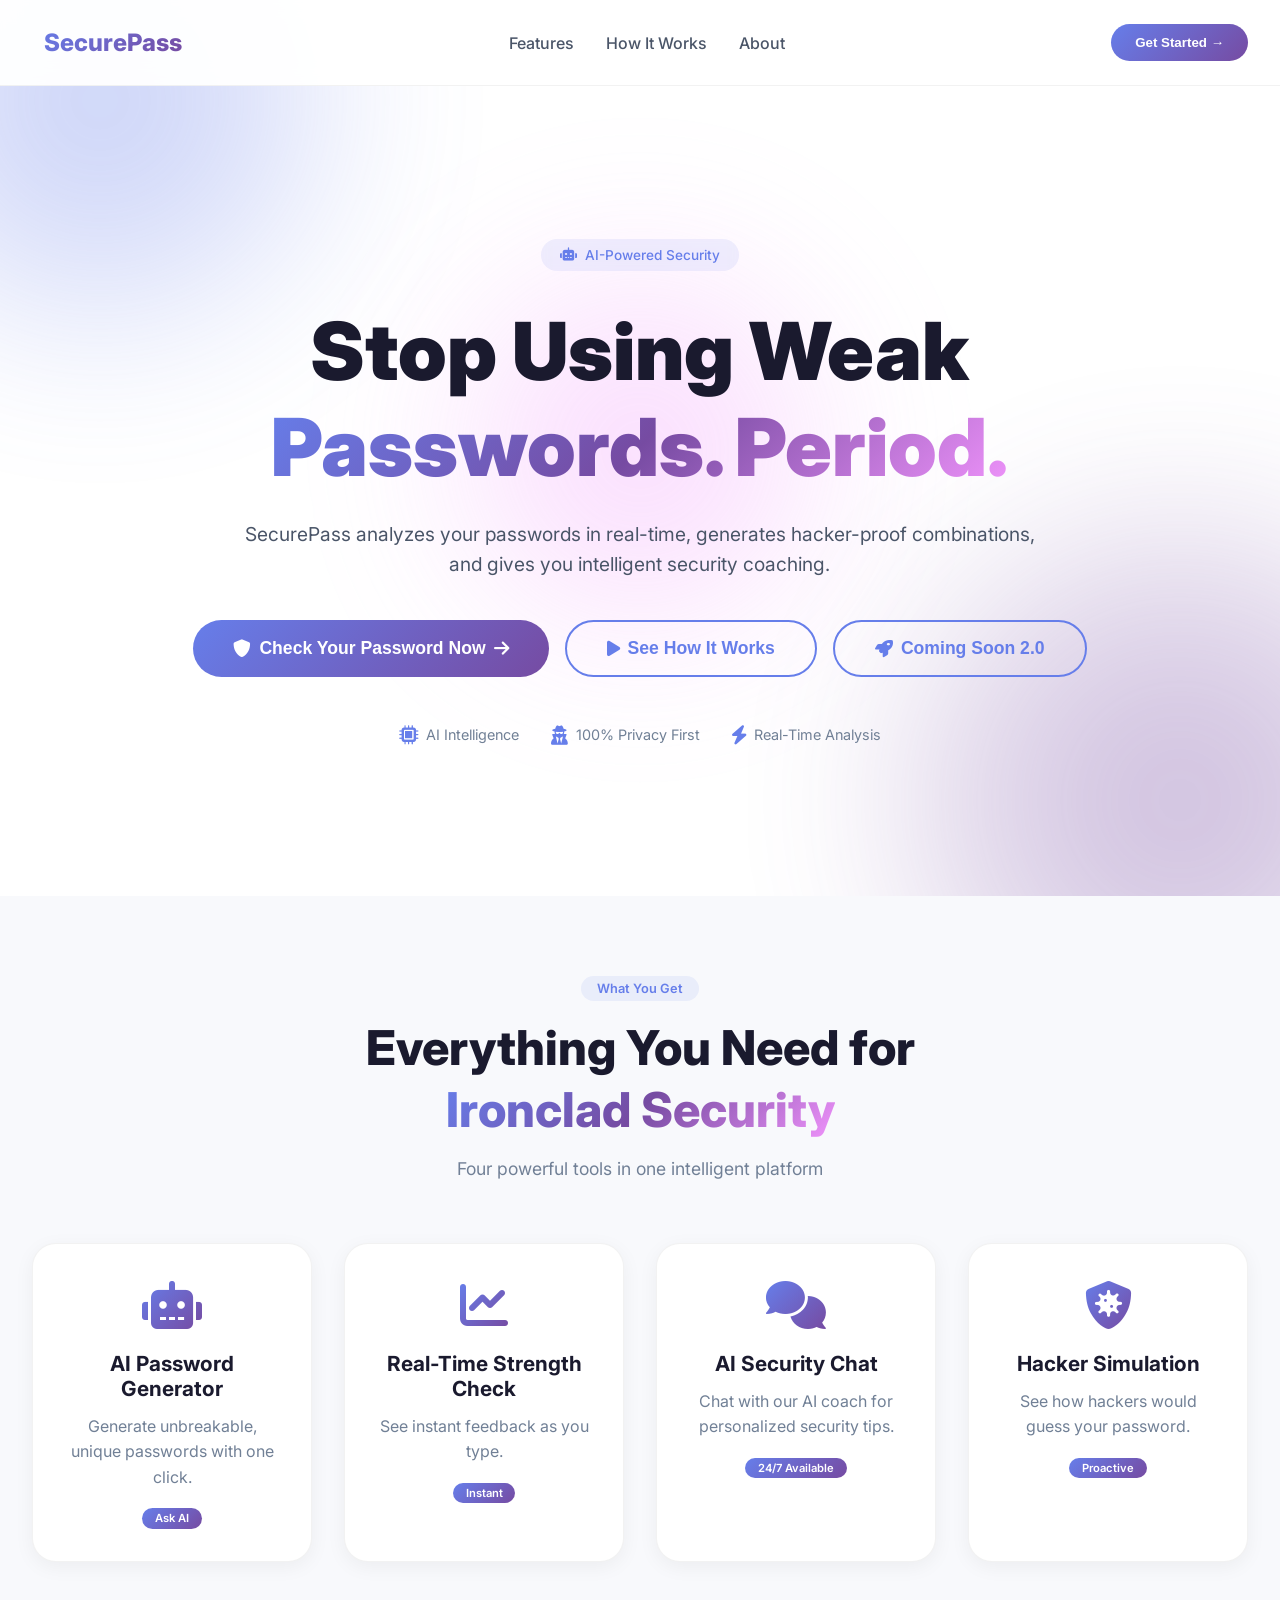
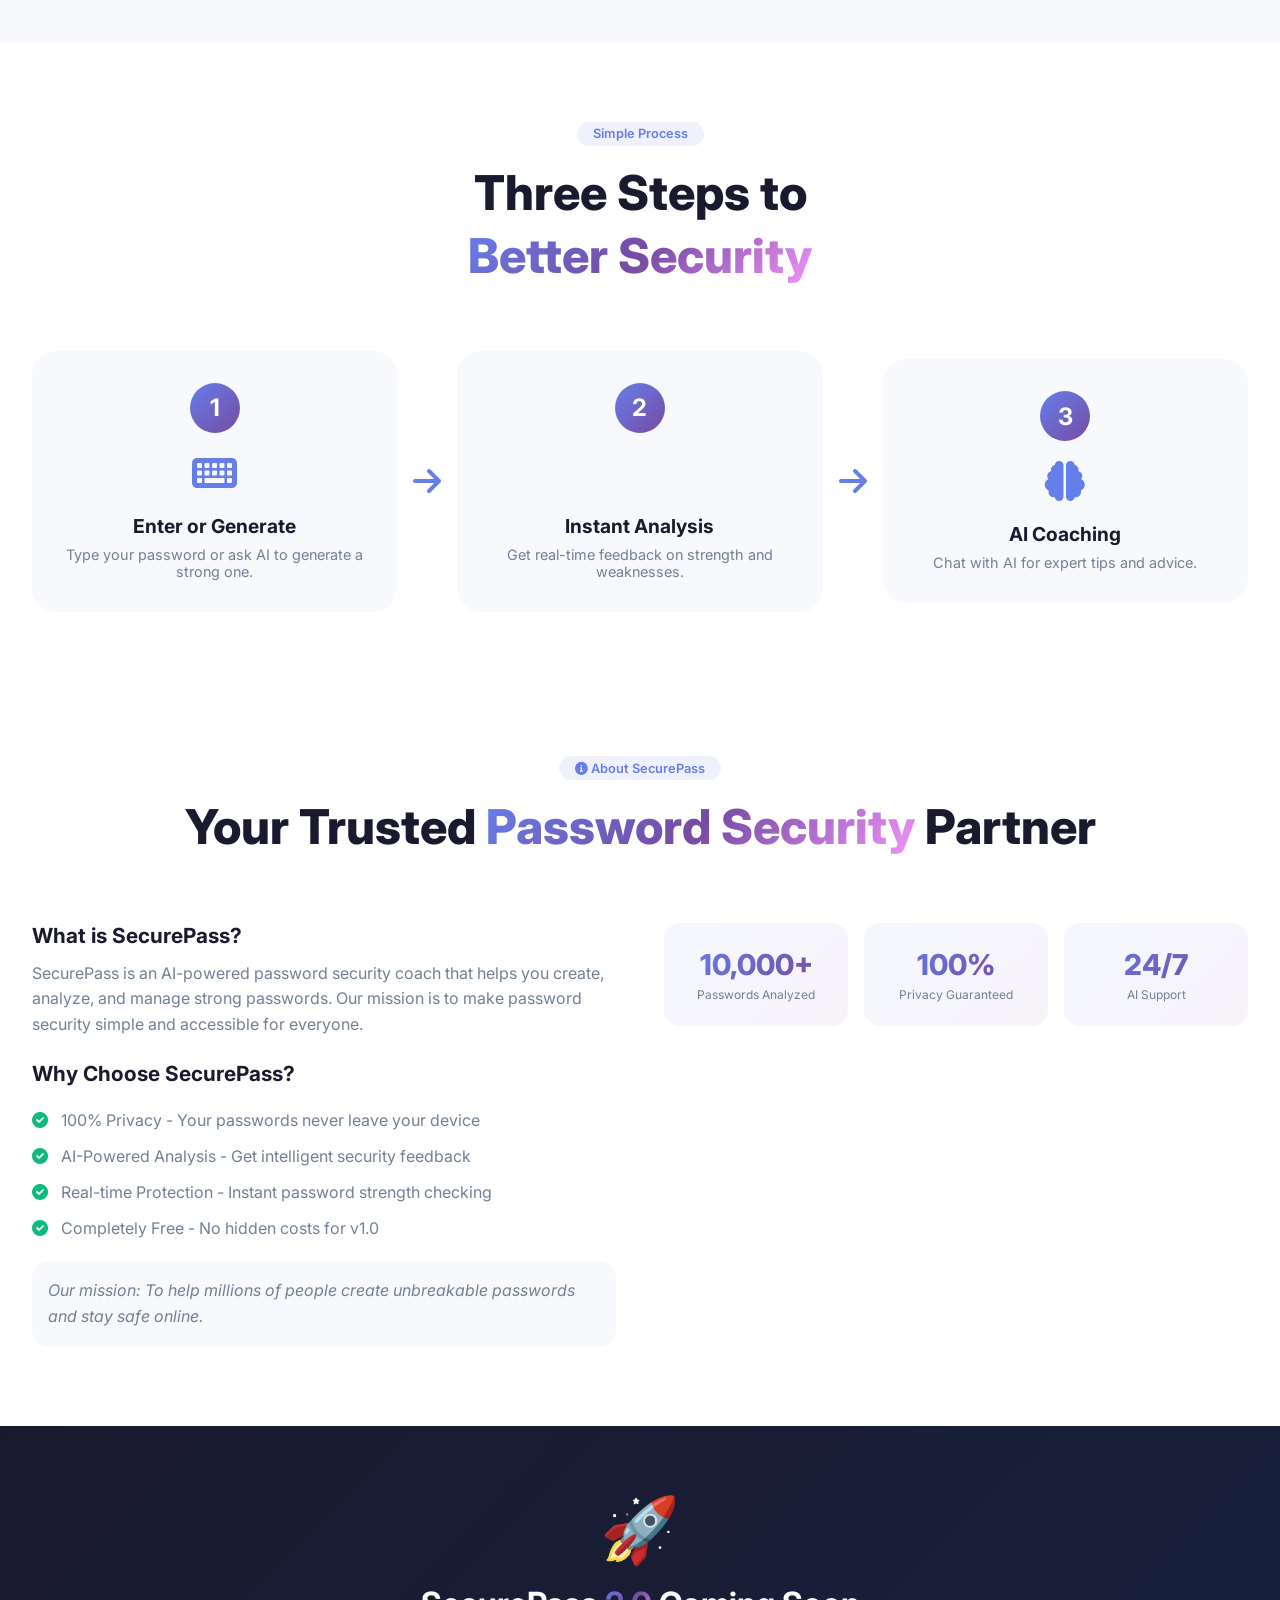
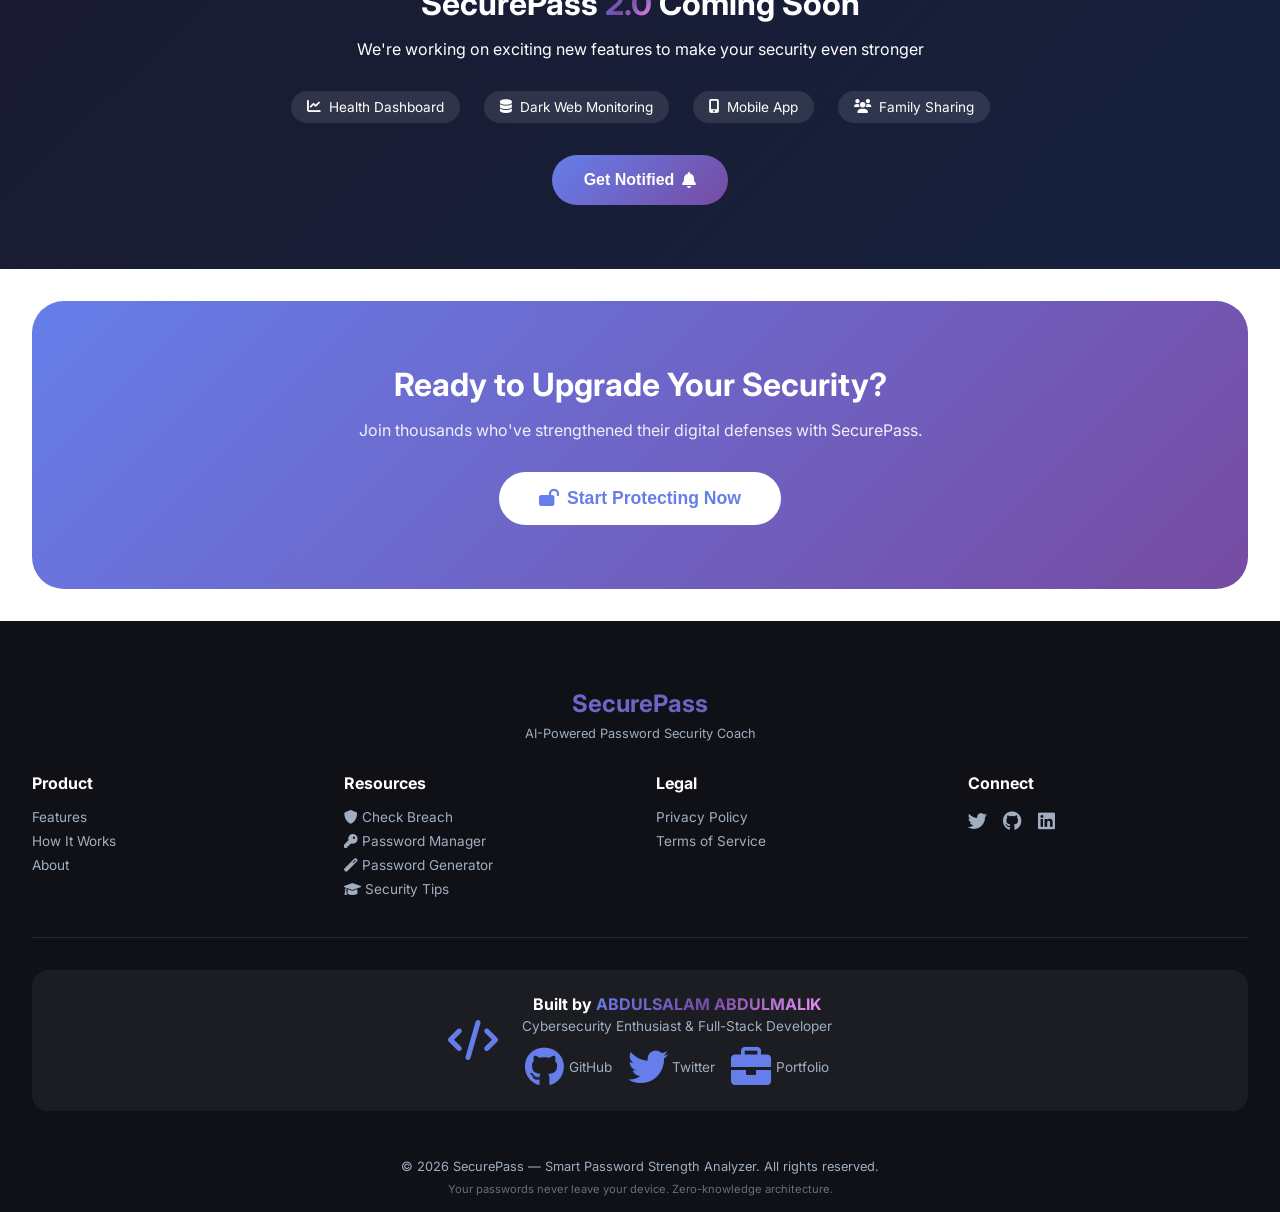
<file: index.html>
<!DOCTYPE html>
<html lang="en">

<head>
    <meta charset="UTF-8">
    <meta name="viewport" content="width=device-width, initial-scale=1.0, viewport-fit=cover">
    <meta name="description"
        content="SecurePass - Your AI-Powered Password Security Coach. Check password strength, generate unbreakable passwords, and get expert security tips.">
   
   <!-- SEO Meta Tags -->
<title>SecurePass - AI Password Strength Checker & Security Coach</title>
<meta name="description" content="Check your password strength in real-time, generate secure passwords, and get AI-powered security tips. 100% privacy-focused password security tool.">
<meta name="keywords" content="password strength checker, password generator, security coach, AI security, password analyzer, securepass">
<meta name="author" content="abdulsalam abdulmalik">
<meta name="robots" content="index, follow">

<!-- Open Graph (for social media sharing) -->
<meta property="og:title" content="SecurePass - AI Password Security Coach">
<meta property="og:description" content="Check, generate, and improve your passwords with AI-powered security analysis.">
<meta property="og:type" content="website">
<meta property="og:url" content="https://securepass.vercel.app">
<meta property="og:image" content="https://securepass.vercel.app/og-image.png">

<!-- Twitter Card -->
<meta name="twitter:card" content="summary_large_image">
<meta name="twitter:title" content="SecurePass - AI Password Security Coach">
<meta name="twitter:description" content="Check your password strength instantly with AI coaching.">
   
   
        <title>SecurePass | AI Password Security Coach</title>

    <link rel="icon"
        href="data:image/svg+xml,<svg xmlns='http://www.w3.org/2000/svg' viewBox='0 0 100 100'><text y='.9em' font-size='90'>🔒</text></svg>">









    <link
        href="https://fonts.googleapis.com/css2?family=Inter:opsz,wght@14..32,300;400;500;600;700;800;900&display=swap"
        rel="stylesheet">
    <link rel="stylesheet" href="https://cdnjs.cloudflare.com/ajax/libs/font-awesome/6.0.0-beta3/css/all.min.css">
    <link rel="stylesheet" href="style.css">
</head>

<body>

    <!-- ============================================ -->
    <!-- LANDING PAGE -->
    <!-- ============================================ -->
    <div id="landingPage" class="landing-page">

        <div class="animated-bg">
            <div class="gradient-orb orb-1"></div>
            <div class="gradient-orb orb-2"></div>
            <div class="gradient-orb orb-3"></div>
        </div>

        <nav class="navbar">
            <div class="nav-container">
                <div class="logo">
                    <i class="fas fa-shield-haltered"></i>
                    <span>SecurePass</span>
                </div>
                <div class="nav-links">
                    <a href="#features">Features</a>
                    <a href="#how-it-works">How It Works</a>
                    <a href="#about">About</a>
                </div>
                <button id="getStartedNavBtn" class="nav-cta">Get Started →</button>
            </div>
        </nav>

        <section class="hero-section">
            <div class="hero-container">
                <div class="hero-badge">
                    <i class="fas fa-robot"></i> AI-Powered Security
                </div>
                <h1 class="hero-title">
                    Stop Using Weak<br>
                    <span class="gradient-text">Passwords. Period.</span>
                </h1>
                <p class="hero-description">
                    SecurePass analyzes your passwords in real-time, generates hacker-proof combinations,<br>
                    and gives you intelligent security coaching.
                </p>

                <div class="hero-buttons">
                    <button id="getStartedHeroBtn" class="btn-primary btn-large">
                        <i class="fas fa-shield-alt"></i> Check Your Password Now
                        <i class="fas fa-arrow-right"></i>
                    </button>
                    <button id="learnMoreBtn" class="btn-secondary btn-large">
                        <i class="fas fa-play"></i> See How It Works
                    </button>
                </div>

                <div class="trust-badges">
                    <div class="trust-item"><i class="fas fa-microchip"></i><span>AI Intelligence</span></div>
                    <div class="trust-item"><i class="fas fa-user-secret"></i><span>100% Privacy First</span></div>
                    <div class="trust-item"><i class="fas fa-bolt"></i><span>Real-Time Analysis</span></div>
                </div>
            </div>
        </section>

        <section id="features" class="features-section">
            <div class="container">
                <div class="section-header">
                    <span class="section-tag">What You Get</span>
                    <h2>Everything You Need for<br><span class="gradient-text">Ironclad Security</span></h2>
                    <p>Four powerful tools in one intelligent platform</p>
                </div>
                <div class="features-grid">
                    <div class="feature-card">
                        <div class="feature-icon"><i class="fas fa-robot"></i></div>
                        <h3>AI Password Generator</h3>
                        <p>Generate unbreakable, unique passwords with one click.</p>
                        <div class="feature-tag">Ask AI</div>
                    </div>
                    <div class="feature-card">
                        <div class="feature-icon"><i class="fas fa-chart-line"></i></div>
                        <h3>Real-Time Strength Check</h3>
                        <p>See instant feedback as you type.</p>
                        <div class="feature-tag">Instant</div>
                    </div>
                    <div class="feature-card">
                        <div class="feature-icon"><i class="fas fa-comments"></i></div>
                        <h3>AI Security Chat</h3>
                        <p>Chat with our AI coach for personalized security tips.</p>
                        <div class="feature-tag">24/7 Available</div>
                    </div>
                    <div class="feature-card">
                        <div class="feature-icon"><i class="fas fa-shield-virus"></i></div>
                        <h3>Hacker Simulation</h3>
                        <p>See how hackers would guess your password.</p>
                        <div class="feature-tag">Proactive</div>
                    </div>
                </div>
            </div>
        </section>

        <section id="how-it-works" class="how-it-works">
            <div class="container">
                <div class="section-header">
                    <span class="section-tag">Simple Process</span>
                    <h2>Three Steps to<br><span class="gradient-text">Better Security</span></h2>
                </div>
                <div class="steps-container">
                    <div class="step">
                        <div class="step-number">1</div>
                        <div class="step-icon"><i class="fas fa-keyboard"></i></div>
                        <h3>Enter or Generate</h3>
                        <p>Type your password or ask AI to generate a strong one.</p>
                    </div>
                    <div class="step-arrow"><i class="fas fa-arrow-right"></i></div>
                    <div class="step">
                        <div class="step-number">2</div>
                        <div class="step-icon"><i class="fas fa-chart-simple"></i></div>
                        <h3>Instant Analysis</h3>
                        <p>Get real-time feedback on strength and weaknesses.</p>
                    </div>
                    <div class="step-arrow"><i class="fas fa-arrow-right"></i></div>
                    <div class="step">
                        <div class="step-number">3</div>
                        <div class="step-icon"><i class="fas fa-brain"></i></div>
                        <h3>AI Coaching</h3>
                        <p>Chat with AI for expert tips and advice.</p>
                    </div>
                </div>
            </div>
        </section>






        <!-- About Section -->
        <section id="about" class="about-section">
            <div class="container">
                <div class="section-header">
                    <span class="section-tag"><i class="fas fa-info-circle"></i> About SecurePass</span>
                    <h2>Your Trusted <span class="gradient-text">Password Security</span> Partner</h2>
                </div>
                <div class="about-grid">
                    <div class="about-content">
                        <h3>What is SecurePass?</h3>
                        <p>SecurePass is an AI-powered password security coach that helps you create, analyze, and
                            manage strong passwords. Our mission is to make password security simple and accessible for
                            everyone.</p>

                        <h3>Why Choose SecurePass?</h3>
                        <ul>
                            <li><i class="fas fa-check-circle"></i> 100% Privacy - Your passwords never leave your
                                device</li>
                            <li><i class="fas fa-check-circle"></i> AI-Powered Analysis - Get intelligent security
                                feedback</li>
                            <li><i class="fas fa-check-circle"></i> Real-time Protection - Instant password strength
                                checking</li>
                            <li><i class="fas fa-check-circle"></i> Completely Free - No hidden costs for v1.0</li>
                        </ul>

                        <p class="about-mission">Our mission: To help millions of people create unbreakable passwords
                            and stay safe online.</p>
                    </div>
                    <div class="about-stats">
                        <div class="stat-box">
                            <div class="stat-number">10,000+</div>
                            <div class="stat-label">Passwords Analyzed</div>
                        </div>
                        <div class="stat-box">
                            <div class="stat-number">100%</div>
                            <div class="stat-label">Privacy Guaranteed</div>
                        </div>
                        <div class="stat-box">
                            <div class="stat-number">24/7</div>
                            <div class="stat-label">AI Support</div>
                        </div>
                    </div>
                </div>
            </div>
        </section>
















        <section class="coming-soon-section">
            <div class="container">
                <div class="coming-soon-card">
                    <div class="coming-soon-icon">🚀</div>
                    <h2>SecurePass <span class="gradient-text">2.0</span> Coming Soon</h2>
                    <p>We're working on exciting new features to make your security even stronger</p>
                    <div class="coming-features">
                        <span><i class="fas fa-chart-line"></i> Health Dashboard</span>
                        <span><i class="fas fa-database"></i> Dark Web Monitoring</span>
                        <span><i class="fas fa-mobile-alt"></i> Mobile App</span>
                        <span><i class="fas fa-users"></i> Family Sharing</span>
                    </div>


                    <button id="getNotifiedBtn" class="btn-primary">Get Notified <i class="fas fa-bell"></i></button>
                </div>
            </div>
        </section>

        <section class="cta-banner">
            <div class="cta-content">
                <h3>Ready to Upgrade Your Security?</h3>
                <p>Join thousands who've strengthened their digital defenses with SecurePass.</p>
                <button id="ctaBtn" class="btn-primary btn-large">
                    <i class="fas fa-lock-open"></i> Start Protecting Now
                </button>
            </div>
        </section>

        <footer class="footer">
            <div class="footer-container">
                <div class="footer-logo">
                    <i class="fas fa-shield-haltered"></i>
                    <span>SecurePass</span>
                    <p class="footer-tagline">AI-Powered Password Security Coach</p>
                </div>
                <div class="footer-links-grid">
                    <div class="footer-col">
                        <h4>Product</h4>
                        <a href="#features">Features</a>
                        <a href="#how-it-works">How It Works</a>
                        <a href="#about">About</a>
                    </div>
                    <div class="footer-col">
                        <h4>Resources</h4>
                        <a href="https://haveibeenpwned.com" target="_blank"><i class="fas fa-shield-alt"></i> Check
                            Breach</a>
                        <a href="https://bitwarden.com" target="_blank"><i class="fas fa-key"></i> Password Manager</a>
                        <a href="https://www.security.org/password-generator/" target="_blank"><i
                                class="fas fa-magic"></i> Password Generator</a>
                        <a href="https://www.cisa.gov/secure-our-world" target="_blank"><i
                                class="fas fa-graduation-cap"></i> Security Tips</a>
                    </div>
                    <div class="footer-col">
                        <h4>Legal</h4>
                        <a href="#" id="privacyLink">Privacy Policy</a>
                        <a href="#" id="termsLink">Terms of Service</a>
                    </div>
                    <div class="footer-col">
                        <h4>Connect</h4>
                        <div class="social-links">
                            <a href="https://x.com/settings/profile" target="_blank"><i class="fab fa-twitter"></i></a>
                           
                        
                            <a href="https://github.com/matech00/matech-portfolio" target="_blank"><i class="fab fa-github"></i> </a>
                            <a href="https://www.linkedin.com/in/matech-6738b73a0?utm_source=share&utm_campaign=share_via&utm_content=profile&utm_medium=android_app" target="_blank"><i class="fab fa-linkedin"></i></a>
                        </div>
                    </div>
                </div>
                <div class="developer-info">
                    <div class="dev-card">
                        <i class="fas fa-code"></i>
                        <div class="dev-details">
                            <h4>Built by <span class="gradient-text">ABDULSALAM ABDULMALIK</span></h4>
                            <p>Cybersecurity Enthusiast & Full-Stack Developer</p>
                            <div class="dev-links">
                                <a href="https://github.com/matech00/matech-portfolio" target="_blank"><i class="fab fa-github"></i> GitHub</a>
                                <a href="https://x.com/settings/profile" target="_blank"><i class="fab fa-twitter"></i> Twitter</a>
                                <a href="https://matech-portfolio.vercel.app/" target="_blank"><i class="fas fa-briefcase"></i> Portfolio</a>
                            </div>
                        </div>
                    </div>
                </div>
                <div class="footer-bottom">
                    <p>© 2026 SecurePass — Smart Password Strength Analyzer. All rights reserved.</p>
                    <p class="footer-note">Your passwords never leave your device. Zero-knowledge architecture.</p>
                </div>
            </div>
        </footer>
    </div>

    <!-- ============================================ -->
    <!-- MAIN APP -->
    <!-- ============================================ -->
    <main id="mainApp" class="main-app hidden">
        <div class="app-container">
            <div class="app-header">
                <div class="logo-small">
                    <i class="fas fa-shield-haltered"></i>
                    <span>SecurePass</span>
                </div>
                <button id="backToLandingBtn" class="back-to-landing">
                    <i class="fas fa-arrow-left"></i> Back to Home
                </button>
            </div>

            <div class="two-columns">
                <div class="analysis-panel">
                    <h2><i class="fas fa-laptop-code"></i> Password Analyzer</h2>
                    <div class="input-card">
                        <label>Enter your password</label>                    
<div class="password-input-wrapper">
    <i class="fas fa-key"></i>
    <input type="password" id="passwordInput" placeholder="Type your password...">
    <button id="toggleVisibility" class="toggle-visibility">
        <i class="fas fa-eye-slash"></i>
    </button>
</div>



                        <div class="strength-area">
                            <div class="strength-header">
                                <span>Strength Level</span>
                                <span id="strengthText" class="strength-value">—</span>
                            </div>
                            <div class="meter-bg">
                                <div id="strengthFill" class="meter-fill"></div>
                            </div>
                        </div>

                        <div class="checklist">
                            <p><i class="fas fa-clipboard-list"></i> Security Requirements</p>
                            <ul id="checklist">
                                <li data-check="length"><i class="far fa-circle"></i> 8+ characters</li>
                                <li data-check="uppercase"><i class="far fa-circle"></i> Uppercase (A-Z)</li>
                                <li data-check="lowercase"><i class="far fa-circle"></i> Lowercase (a-z)</li>
                                <li data-check="number"><i class="far fa-circle"></i> Number (0-9)</li>
                                <li data-check="special"><i class="far fa-circle"></i> Special char (!@#$%)</li>
                                <li data-check="noRepeat"><i class="far fa-circle"></i> No repeated chars</li>
                                <li data-check="noPattern"><i class="far fa-circle"></i> No predictable patterns</li>
                            </ul>
                        </div>

                        <div class="similar-warning" id="similarWarning" style="display: none;">
                            <i class="fas fa-exclamation-triangle"></i>
                            <div>
                                <strong>Hackers might try:</strong>
                                <div id="similarList"></div>
                            </div>
                        </div>

                        <button id="generatePasswordBtn" class="gen-password-btn">
                            <i class="fas fa-magic"></i> 🔐 Generate Strong Password
                        </button>
                    </div>
                </div>

                <div class="chat-panel">
                    <div class="chat-header">
                        <div class="ai-info">
                            <i class="fas fa-robot"></i>
                            <div>
                                <h3>AI Security Coach</h3>
                                <span id="aiStatus" class="ai-status">● Online</span>
                            </div>
                        </div>
                        <div class="chat-actions">
                            <button id="voiceBtn" class="voice-btn" title="Voice input">
                                <i class="fas fa-microphone"></i>
                            </button>
                            <button id="clearChatBtn" class="clear-btn" title="Clear chat">
                                <i class="fas fa-trash"></i>
                            </button>
                        </div>
                    </div>

                    <div id="chatMessages" class="chat-messages">
                        <div class="message ai">
                            <div class="avatar"><i class="fas fa-shield-haltered"></i></div>
                            <div class="bubble">
                                👋 Welcome to SecurePass! I'm your AI Security Coach.<br><br>
                                Try asking: "Generate a password for me" or type your password above!
                            </div>
                        </div>
                    </div>

                    <div class="chat-input-area">
                        <textarea id="chatInput"
                            placeholder="Ask me anything about password security... (or click 🎤 to speak)"
                            rows="2"></textarea>
                        <button id="sendChatBtn" class="send-btn">
                            <i class="fas fa-paper-plane"></i>
                        </button>
                    </div>

                    <div class="quick-suggestions">
                        <button data-question="Generate a strong password for me">🔐 Generate Password</button>
                        <button data-question="How strong is my password?">📊 Check My Password</button>
                        <button data-question="How to create a secure password?">💪 Security Tips</button>
                        <button data-question="How to avoid hackers?">🛡️ Avoid Hackers</button>
                    </div>
                </div>
            </div>

            <footer class="app-footer">
                <p>© 2026 SecurePass — Your password never leaves this browser. AI-powered security.</p>
            </footer>
        </div>
    </main>

    <script src="script.js"></script>
</body>

</html>
</file>
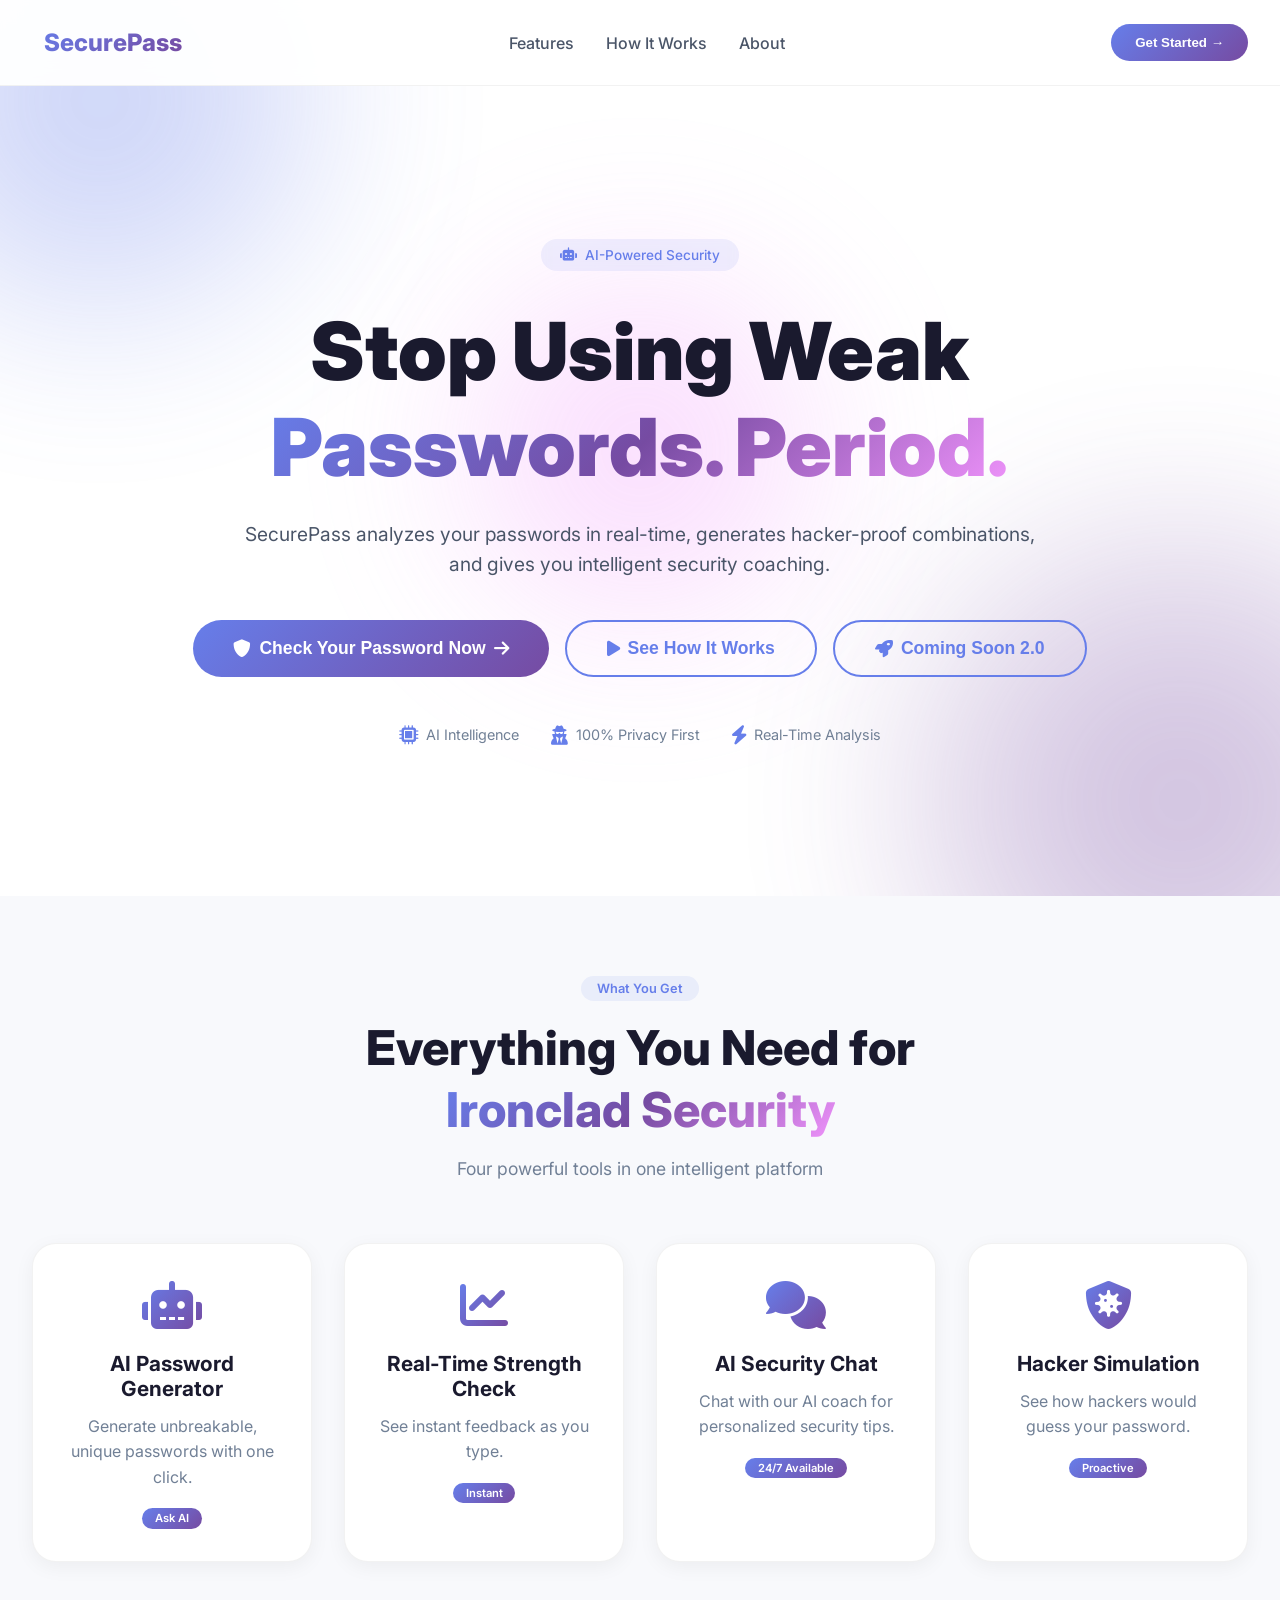
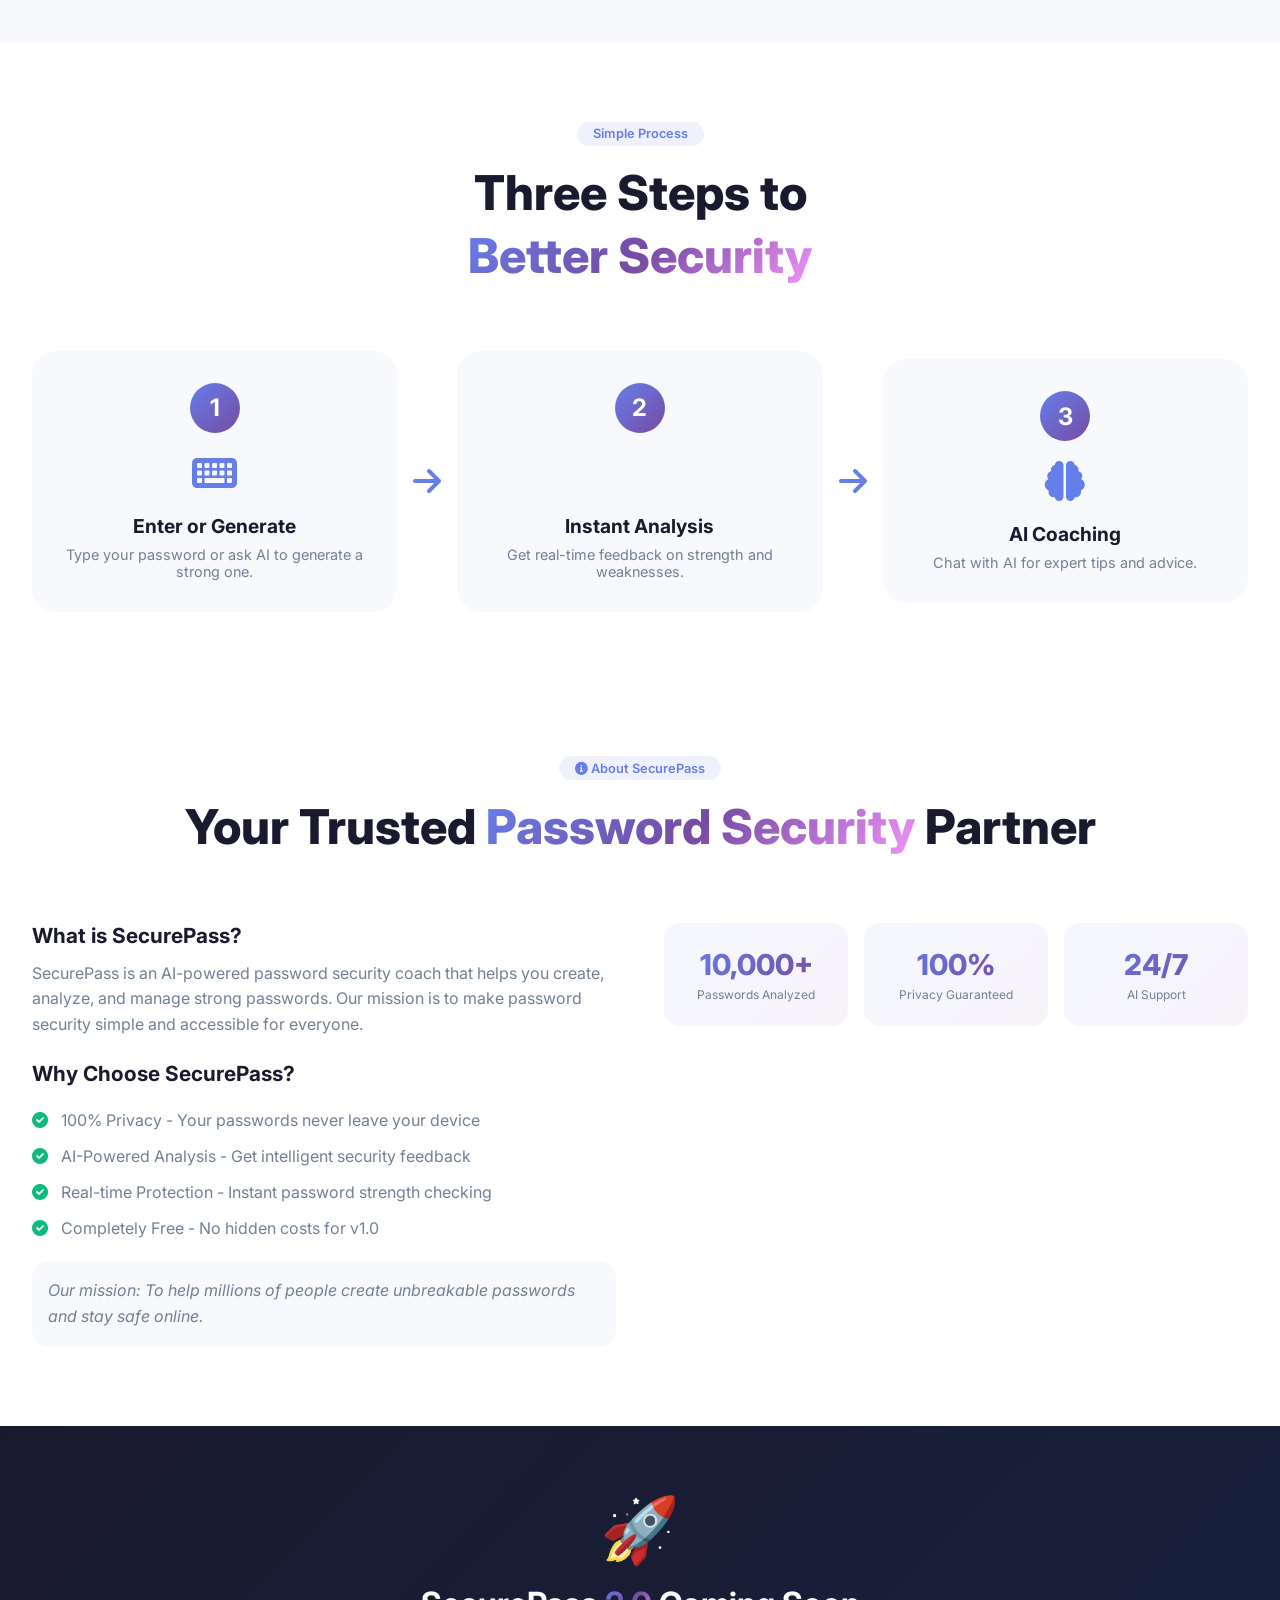
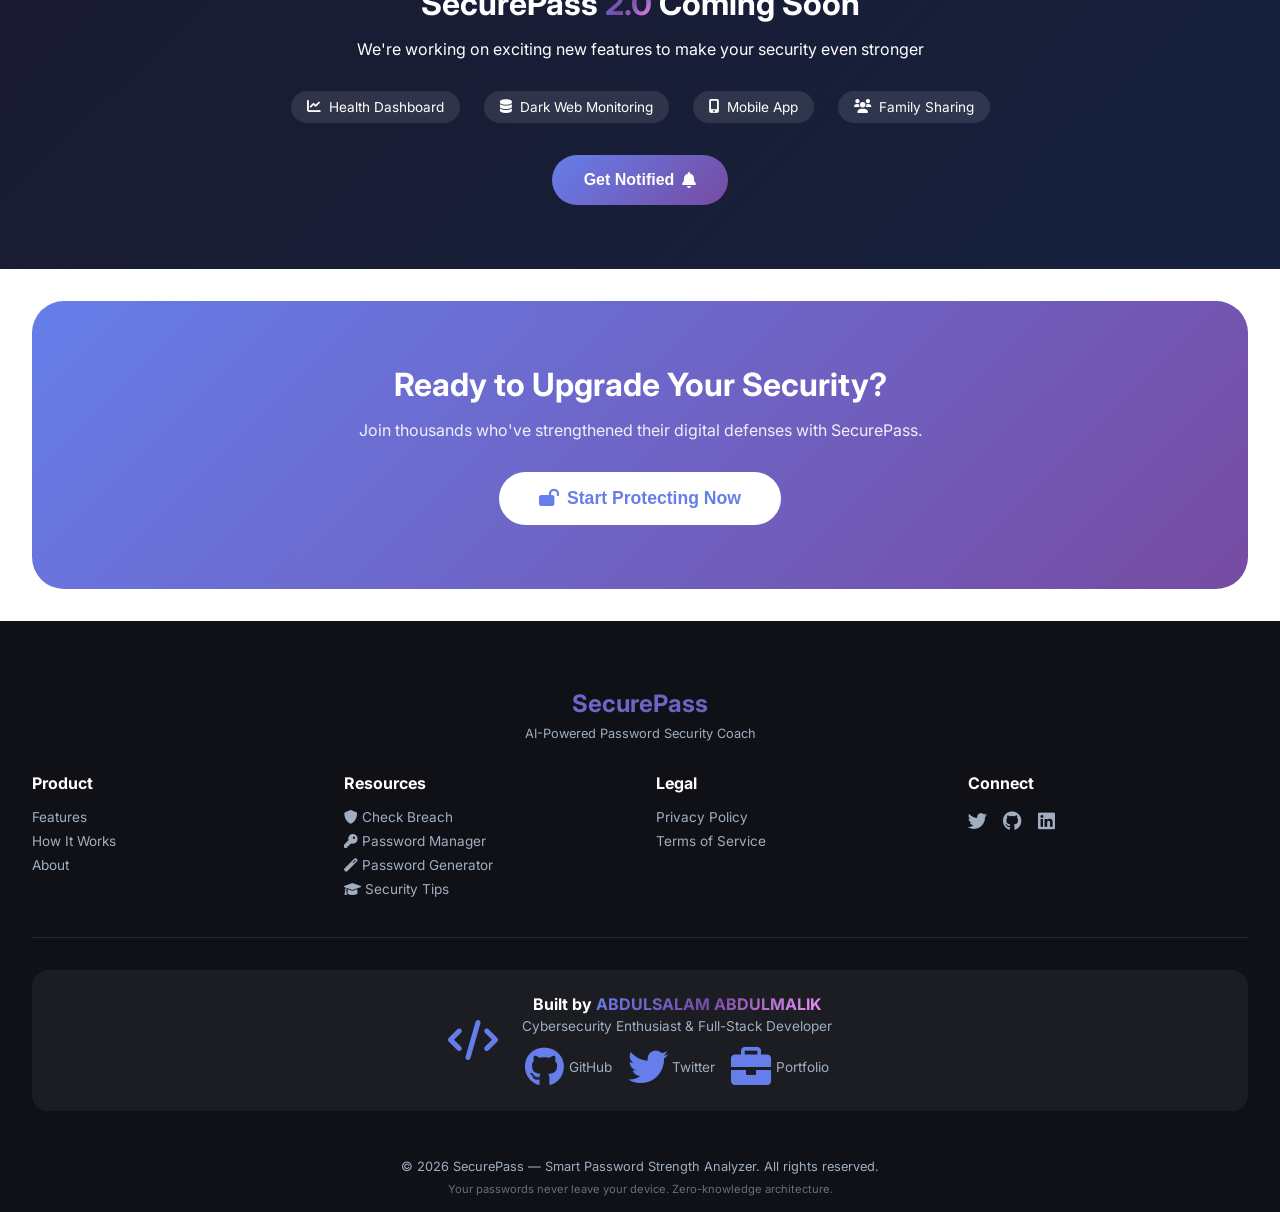
<file: app.html>
<!DOCTYPE html>
<html lang="en">

<head>
    <meta charset="UTF-8">
    <meta name="viewport" content="width=device-width, initial-scale=1.0, viewport-fit=cover">
    <meta name="description"
        content="SecurePass - Your AI-Powered Password Security Coach. Check password strength, generate unbreakable passwords, and get expert security tips.">
   
   <!-- SEO Meta Tags -->
<title>SecurePass - AI Password Strength Checker & Security Coach</title>
<meta name="description" content="Check your password strength in real-time, generate secure passwords, and get AI-powered security tips. 100% privacy-focused password security tool.">
<meta name="keywords" content="password strength checker, password generator, security coach, AI security, password analyzer, securepass">
<meta name="author" content="abdulsalam abdulmalik">
<meta name="robots" content="index, follow">

<!-- Open Graph (for social media sharing) -->
<meta property="og:title" content="SecurePass - AI Password Security Coach">
<meta property="og:description" content="Check, generate, and improve your passwords with AI-powered security analysis.">
<meta property="og:type" content="website">
<meta property="og:url" content="https://securepass.vercel.app">
<meta property="og:image" content="https://securepass.vercel.app/og-image.png">

<!-- Twitter Card -->
<meta name="twitter:card" content="summary_large_image">
<meta name="twitter:title" content="SecurePass - AI Password Security Coach">
<meta name="twitter:description" content="Check your password strength instantly with AI coaching.">
   
   
        <title>SecurePass | AI Password Security Coach</title>

    <link rel="icon"
        href="data:image/svg+xml,<svg xmlns='http://www.w3.org/2000/svg' viewBox='0 0 100 100'><text y='.9em' font-size='90'>🔒</text></svg>">









    <link
        href="https://fonts.googleapis.com/css2?family=Inter:opsz,wght@14..32,300;400;500;600;700;800;900&display=swap"
        rel="stylesheet">
    <link rel="stylesheet" href="https://cdnjs.cloudflare.com/ajax/libs/font-awesome/6.0.0-beta3/css/all.min.css">
    <link rel="stylesheet" href="style.css">
</head>

<body>

    <!-- ============================================ -->
    <!-- LANDING PAGE -->
    <!-- ============================================ -->
    <div id="landingPage" class="landing-page">

        <div class="animated-bg">
            <div class="gradient-orb orb-1"></div>
            <div class="gradient-orb orb-2"></div>
            <div class="gradient-orb orb-3"></div>
        </div>

        <nav class="navbar">
            <div class="nav-container">
                <div class="logo">
                    <i class="fas fa-shield-haltered"></i>
                    <span>SecurePass</span>
                </div>
                <div class="nav-links">
                    <a href="#features">Features</a>
                    <a href="#how-it-works">How It Works</a>
                    <a href="#about">About</a>
                </div>
                <button id="getStartedNavBtn" class="nav-cta">Get Started →</button>
            </div>
        </nav>

        <section class="hero-section">
            <div class="hero-container">
                <div class="hero-badge">
                    <i class="fas fa-robot"></i> AI-Powered Security
                </div>
                <h1 class="hero-title">
                    Stop Using Weak<br>
                    <span class="gradient-text">Passwords. Period.</span>
                </h1>
                <p class="hero-description">
                    SecurePass analyzes your passwords in real-time, generates hacker-proof combinations,<br>
                    and gives you intelligent security coaching.
                </p>

                <div class="hero-buttons">
                    <button id="getStartedHeroBtn" class="btn-primary btn-large">
                        <i class="fas fa-shield-alt"></i> Check Your Password Now
                        <i class="fas fa-arrow-right"></i>
                    </button>
                    <button id="learnMoreBtn" class="btn-secondary btn-large">
                        <i class="fas fa-play"></i> See How It Works
                    </button>
                </div>

                <div class="trust-badges">
                    <div class="trust-item"><i class="fas fa-microchip"></i><span>AI Intelligence</span></div>
                    <div class="trust-item"><i class="fas fa-user-secret"></i><span>100% Privacy First</span></div>
                    <div class="trust-item"><i class="fas fa-bolt"></i><span>Real-Time Analysis</span></div>
                </div>
            </div>
        </section>

        <section id="features" class="features-section">
            <div class="container">
                <div class="section-header">
                    <span class="section-tag">What You Get</span>
                    <h2>Everything You Need for<br><span class="gradient-text">Ironclad Security</span></h2>
                    <p>Four powerful tools in one intelligent platform</p>
                </div>
                <div class="features-grid">
                    <div class="feature-card">
                        <div class="feature-icon"><i class="fas fa-robot"></i></div>
                        <h3>AI Password Generator</h3>
                        <p>Generate unbreakable, unique passwords with one click.</p>
                        <div class="feature-tag">Ask AI</div>
                    </div>
                    <div class="feature-card">
                        <div class="feature-icon"><i class="fas fa-chart-line"></i></div>
                        <h3>Real-Time Strength Check</h3>
                        <p>See instant feedback as you type.</p>
                        <div class="feature-tag">Instant</div>
                    </div>
                    <div class="feature-card">
                        <div class="feature-icon"><i class="fas fa-comments"></i></div>
                        <h3>AI Security Chat</h3>
                        <p>Chat with our AI coach for personalized security tips.</p>
                        <div class="feature-tag">24/7 Available</div>
                    </div>
                    <div class="feature-card">
                        <div class="feature-icon"><i class="fas fa-shield-virus"></i></div>
                        <h3>Hacker Simulation</h3>
                        <p>See how hackers would guess your password.</p>
                        <div class="feature-tag">Proactive</div>
                    </div>
                </div>
            </div>
        </section>

        <section id="how-it-works" class="how-it-works">
            <div class="container">
                <div class="section-header">
                    <span class="section-tag">Simple Process</span>
                    <h2>Three Steps to<br><span class="gradient-text">Better Security</span></h2>
                </div>
                <div class="steps-container">
                    <div class="step">
                        <div class="step-number">1</div>
                        <div class="step-icon"><i class="fas fa-keyboard"></i></div>
                        <h3>Enter or Generate</h3>
                        <p>Type your password or ask AI to generate a strong one.</p>
                    </div>
                    <div class="step-arrow"><i class="fas fa-arrow-right"></i></div>
                    <div class="step">
                        <div class="step-number">2</div>
                        <div class="step-icon"><i class="fas fa-chart-simple"></i></div>
                        <h3>Instant Analysis</h3>
                        <p>Get real-time feedback on strength and weaknesses.</p>
                    </div>
                    <div class="step-arrow"><i class="fas fa-arrow-right"></i></div>
                    <div class="step">
                        <div class="step-number">3</div>
                        <div class="step-icon"><i class="fas fa-brain"></i></div>
                        <h3>AI Coaching</h3>
                        <p>Chat with AI for expert tips and advice.</p>
                    </div>
                </div>
            </div>
        </section>






        <!-- About Section -->
        <section id="about" class="about-section">
            <div class="container">
                <div class="section-header">
                    <span class="section-tag"><i class="fas fa-info-circle"></i> About SecurePass</span>
                    <h2>Your Trusted <span class="gradient-text">Password Security</span> Partner</h2>
                </div>
                <div class="about-grid">
                    <div class="about-content">
                        <h3>What is SecurePass?</h3>
                        <p>SecurePass is an AI-powered password security coach that helps you create, analyze, and
                            manage strong passwords. Our mission is to make password security simple and accessible for
                            everyone.</p>

                        <h3>Why Choose SecurePass?</h3>
                        <ul>
                            <li><i class="fas fa-check-circle"></i> 100% Privacy - Your passwords never leave your
                                device</li>
                            <li><i class="fas fa-check-circle"></i> AI-Powered Analysis - Get intelligent security
                                feedback</li>
                            <li><i class="fas fa-check-circle"></i> Real-time Protection - Instant password strength
                                checking</li>
                            <li><i class="fas fa-check-circle"></i> Completely Free - No hidden costs for v1.0</li>
                        </ul>

                        <p class="about-mission">Our mission: To help millions of people create unbreakable passwords
                            and stay safe online.</p>
                    </div>
                    <div class="about-stats">
                        <div class="stat-box">
                            <div class="stat-number">10,000+</div>
                            <div class="stat-label">Passwords Analyzed</div>
                        </div>
                        <div class="stat-box">
                            <div class="stat-number">100%</div>
                            <div class="stat-label">Privacy Guaranteed</div>
                        </div>
                        <div class="stat-box">
                            <div class="stat-number">24/7</div>
                            <div class="stat-label">AI Support</div>
                        </div>
                    </div>
                </div>
            </div>
        </section>
















        <section class="coming-soon-section">
            <div class="container">
                <div class="coming-soon-card">
                    <div class="coming-soon-icon">🚀</div>
                    <h2>SecurePass <span class="gradient-text">2.0</span> Coming Soon</h2>
                    <p>We're working on exciting new features to make your security even stronger</p>
                    <div class="coming-features">
                        <span><i class="fas fa-chart-line"></i> Health Dashboard</span>
                        <span><i class="fas fa-database"></i> Dark Web Monitoring</span>
                        <span><i class="fas fa-mobile-alt"></i> Mobile App</span>
                        <span><i class="fas fa-users"></i> Family Sharing</span>
                    </div>


                    <button id="getNotifiedBtn" class="btn-primary">Get Notified <i class="fas fa-bell"></i></button>
                </div>
            </div>
        </section>

        <section class="cta-banner">
            <div class="cta-content">
                <h3>Ready to Upgrade Your Security?</h3>
                <p>Join thousands who've strengthened their digital defenses with SecurePass.</p>
                <button id="ctaBtn" class="btn-primary btn-large">
                    <i class="fas fa-lock-open"></i> Start Protecting Now
                </button>
            </div>
        </section>

        <footer class="footer">
            <div class="footer-container">
                <div class="footer-logo">
                    <i class="fas fa-shield-haltered"></i>
                    <span>SecurePass</span>
                    <p class="footer-tagline">AI-Powered Password Security Coach</p>
                </div>
                <div class="footer-links-grid">
                    <div class="footer-col">
                        <h4>Product</h4>
                        <a href="#features">Features</a>
                        <a href="#how-it-works">How It Works</a>
                        <a href="#about">About</a>
                    </div>
                    <div class="footer-col">
                        <h4>Resources</h4>
                        <a href="https://haveibeenpwned.com" target="_blank"><i class="fas fa-shield-alt"></i> Check
                            Breach</a>
                        <a href="https://bitwarden.com" target="_blank"><i class="fas fa-key"></i> Password Manager</a>
                        <a href="https://www.security.org/password-generator/" target="_blank"><i
                                class="fas fa-magic"></i> Password Generator</a>
                        <a href="https://www.cisa.gov/secure-our-world" target="_blank"><i
                                class="fas fa-graduation-cap"></i> Security Tips</a>
                    </div>
                    <div class="footer-col">
                        <h4>Legal</h4>
                        <a href="#" id="privacyLink">Privacy Policy</a>
                        <a href="#" id="termsLink">Terms of Service</a>
                    </div>
                    <div class="footer-col">
                        <h4>Connect</h4>
                        <div class="social-links">
                            <a href="https://x.com/settings/profile" target="_blank"><i class="fab fa-twitter"></i></a>
                           
                        
                            <a href="https://github.com/matech00/matech-portfolio" target="_blank"><i class="fab fa-github"></i> </a>
                            <a href="https://www.linkedin.com/in/matech-6738b73a0?utm_source=share&utm_campaign=share_via&utm_content=profile&utm_medium=android_app" target="_blank"><i class="fab fa-linkedin"></i></a>
                        </div>
                    </div>
                </div>
                <div class="developer-info">
                    <div class="dev-card">
                        <i class="fas fa-code"></i>
                        <div class="dev-details">
                            <h4>Built by <span class="gradient-text">ABDULSALAM ABDULMALIK</span></h4>
                            <p>Cybersecurity Enthusiast & Full-Stack Developer</p>
                            <div class="dev-links">
                                <a href="https://github.com/matech00/matech-portfolio" target="_blank"><i class="fab fa-github"></i> GitHub</a>
                                <a href="https://x.com/settings/profile" target="_blank"><i class="fab fa-twitter"></i> Twitter</a>
                                <a href="https://matech-portfolio.vercel.app/" target="_blank"><i class="fas fa-briefcase"></i> Portfolio</a>
                            </div>
                        </div>
                    </div>
                </div>
                <div class="footer-bottom">
                    <p>© 2026 SecurePass — Smart Password Strength Analyzer. All rights reserved.</p>
                    <p class="footer-note">Your passwords never leave your device. Zero-knowledge architecture.</p>
                </div>
            </div>
        </footer>
    </div>

    <!-- ============================================ -->
    <!-- MAIN APP -->
    <!-- ============================================ -->
    <main id="mainApp" class="main-app hidden">
        <div class="app-container">
            <div class="app-header">
                <div class="logo-small">
                    <i class="fas fa-shield-haltered"></i>
                    <span>SecurePass</span>
                </div>
                <button id="backToLandingBtn" class="back-to-landing">
                    <i class="fas fa-arrow-left"></i> Back to Home
                </button>
            </div>

            <div class="two-columns">
                <div class="analysis-panel">
                    <h2><i class="fas fa-laptop-code"></i> Password Analyzer</h2>
                    <div class="input-card">
                        <label>Enter your password</label>                    
<div class="password-input-wrapper">
    <i class="fas fa-key"></i>
    <input type="password" id="passwordInput" placeholder="Type your password...">
    <button id="toggleVisibility" class="toggle-visibility">
        <i class="fas fa-eye-slash"></i>
    </button>
</div>



                        <div class="strength-area">
                            <div class="strength-header">
                                <span>Strength Level</span>
                                <span id="strengthText" class="strength-value">—</span>
                            </div>
                            <div class="meter-bg">
                                <div id="strengthFill" class="meter-fill"></div>
                            </div>
                        </div>

                        <div class="checklist">
                            <p><i class="fas fa-clipboard-list"></i> Security Requirements</p>
                            <ul id="checklist">
                                <li data-check="length"><i class="far fa-circle"></i> 8+ characters</li>
                                <li data-check="uppercase"><i class="far fa-circle"></i> Uppercase (A-Z)</li>
                                <li data-check="lowercase"><i class="far fa-circle"></i> Lowercase (a-z)</li>
                                <li data-check="number"><i class="far fa-circle"></i> Number (0-9)</li>
                                <li data-check="special"><i class="far fa-circle"></i> Special char (!@#$%)</li>
                                <li data-check="noRepeat"><i class="far fa-circle"></i> No repeated chars</li>
                                <li data-check="noPattern"><i class="far fa-circle"></i> No predictable patterns</li>
                            </ul>
                        </div>

                        <div class="similar-warning" id="similarWarning" style="display: none;">
                            <i class="fas fa-exclamation-triangle"></i>
                            <div>
                                <strong>Hackers might try:</strong>
                                <div id="similarList"></div>
                            </div>
                        </div>

                        <button id="generatePasswordBtn" class="gen-password-btn">
                            <i class="fas fa-magic"></i> 🔐 Generate Strong Password
                        </button>
                    </div>
                </div>

                <div class="chat-panel">
                    <div class="chat-header">
                        <div class="ai-info">
                            <i class="fas fa-robot"></i>
                            <div>
                                <h3>AI Security Coach</h3>
                                <span id="aiStatus" class="ai-status">● Online</span>
                            </div>
                        </div>
                        <div class="chat-actions">
                            <button id="voiceBtn" class="voice-btn" title="Voice input">
                                <i class="fas fa-microphone"></i>
                            </button>
                            <button id="clearChatBtn" class="clear-btn" title="Clear chat">
                                <i class="fas fa-trash"></i>
                            </button>
                        </div>
                    </div>

                    <div id="chatMessages" class="chat-messages">
                        <div class="message ai">
                            <div class="avatar"><i class="fas fa-shield-haltered"></i></div>
                            <div class="bubble">
                                👋 Welcome to SecurePass! I'm your AI Security Coach.<br><br>
                                Try asking: "Generate a password for me" or type your password above!
                            </div>
                        </div>
                    </div>

                    <div class="chat-input-area">
                        <textarea id="chatInput"
                            placeholder="Ask me anything about password security... (or click 🎤 to speak)"
                            rows="2"></textarea>
                        <button id="sendChatBtn" class="send-btn">
                            <i class="fas fa-paper-plane"></i>
                        </button>
                    </div>

                    <div class="quick-suggestions">
                        <button data-question="Generate a strong password for me">🔐 Generate Password</button>
                        <button data-question="How strong is my password?">📊 Check My Password</button>
                        <button data-question="How to create a secure password?">💪 Security Tips</button>
                        <button data-question="How to avoid hackers?">🛡️ Avoid Hackers</button>
                    </div>
                </div>
            </div>

            <footer class="app-footer">
                <p>© 2026 SecurePass — Your password never leaves this browser. AI-powered security.</p>
            </footer>
        </div>
    </main>

    <script src="script.js"></script>
</body>

</html>
</file>
<file: style.css>
/* ========================================
   SECUREPASS - COMPLETE CSS
   Modern, Clean, Fully Responsive
   ======================================== */

* {
    margin: 0;
    padding: 0;
    box-sizing: border-box;
}

:root {
    --primary: #667eea;
    --primary-dark: #5a67d8;
    --secondary: #764ba2;
    --success: #10b981;
    --warning: #f59e0b;
    --danger: #ef4444;
    --dark: #1a1a2e;
    --light: #f8f9fc;
    --gray: #718096;
    --border: #e2e8f0;
}

html {
    scroll-behavior: smooth;
}

body {
    font-family: 'Inter', sans-serif;
    background: #ffffff;
    color: var(--dark);
    overflow-x: hidden;
}

/* ========================================
   ANIMATED BACKGROUND
   ======================================== */
.landing-page {
    position: relative;
    overflow-x: hidden;
}

.animated-bg {
    position: fixed;
    top: 0;
    left: 0;
    width: 100%;
    height: 100%;
    z-index: 0;
    overflow: hidden;
    pointer-events: none;
}

.gradient-orb {
    position: absolute;
    border-radius: 50%;
    filter: blur(80px);
    opacity: 0.4;
    animation: float 20s infinite ease-in-out;
}

.orb-1 {
    width: 500px;
    height: 500px;
    background: radial-gradient(circle, #667eea, transparent);
    top: -150px;
    left: -150px;
    animation-delay: 0s;
}

.orb-2 {
    width: 600px;
    height: 600px;
    background: radial-gradient(circle, #764ba2, transparent);
    bottom: -200px;
    right: -200px;
    animation-delay: 5s;
}

.orb-3 {
    width: 400px;
    height: 400px;
    background: radial-gradient(circle, #f093fb, transparent);
    top: 50%;
    left: 50%;
    transform: translate(-50%, -50%);
    animation-delay: 10s;
}

@keyframes float {
    0%, 100% { transform: translate(0, 0) scale(1); }
    50% { transform: translate(30px, 30px) scale(1.1); }
}

/* ========================================
   NAVIGATION
   ======================================== */
.navbar {
    position: relative;
    z-index: 10;
    padding: 1.5rem 2rem;
    background: rgba(255, 255, 255, 0.95);
    backdrop-filter: blur(10px);
    border-bottom: 1px solid rgba(0, 0, 0, 0.05);
    position: sticky;
    top: 0;
    z-index: 100;
}

.nav-container {
    max-width: 1280px;
    margin: 0 auto;
    display: flex;
    justify-content: space-between;
    align-items: center;
    flex-wrap: wrap;
    gap: 1rem;
}

.logo {
    display: flex;
    align-items: center;
    gap: 0.75rem;
    font-size: 1.5rem;
    font-weight: 800;
    background: linear-gradient(135deg, #667eea, #764ba2);
    -webkit-background-clip: text;
    background-clip: text;
    color: transparent;
}

.logo i {
    font-size: 1.8rem;
    color: #667eea;
    background: none;
    -webkit-background-clip: unset;
    background-clip: unset;
}

.nav-links {
    display: flex;
    gap: 2rem;
}

.nav-links a {
    text-decoration: none;
    color: #4a5568;
    font-weight: 500;
    transition: color 0.2s;
}

.nav-links a:hover {
    color: #667eea;
}

.nav-cta {
    background: linear-gradient(135deg, #667eea, #764ba2);
    color: white;
    border: none;
    padding: 0.7rem 1.5rem;
    border-radius: 50px;
    font-weight: 600;
    cursor: pointer;
    transition: transform 0.2s, box-shadow 0.2s;
}

.nav-cta:hover {
    transform: translateY(-2px);
    box-shadow: 0 10px 25px rgba(102, 126, 234, 0.3);
}

/* ========================================
   HERO SECTION
   ======================================== */
.hero-section {
    position: relative;
    z-index: 10;
    min-height: 90vh;
    display: flex;
    align-items: center;
    justify-content: center;
    text-align: center;
    padding: 4rem 2rem;
}

.hero-container {
    max-width: 1100px;
    margin: 0 auto;
}

.hero-badge {
    display: inline-flex;
    align-items: center;
    gap: 0.5rem;
    background: rgba(102, 126, 234, 0.1);
    padding: 0.5rem 1.2rem;
    border-radius: 100px;
    font-size: 0.85rem;
    font-weight: 500;
    color: #667eea;
    margin-bottom: 2rem;
    backdrop-filter: blur(5px);
}

.hero-title {
    font-size: clamp(2.5rem, 8vw, 5rem);
    font-weight: 900;
    line-height: 1.2;
    margin-bottom: 1.5rem;
    color: #1a1a2e;
}

.gradient-text {
    background: linear-gradient(135deg, #667eea, #764ba2, #f093fb);
    -webkit-background-clip: text;
    background-clip: text;
    color: transparent;
}

.hero-description {
    font-size: clamp(1rem, 4vw, 1.2rem);
    color: #4a5568;
    line-height: 1.6;
    margin-bottom: 2.5rem;
}

.hero-buttons {
    display: flex;
    gap: 1rem;
    justify-content: center;
    flex-wrap: wrap;
    margin-bottom: 3rem;
}

.btn-primary {
    background: linear-gradient(135deg, #667eea, #764ba2);
    color: white;
    border: none;
    padding: 1rem 2rem;
    font-size: 1rem;
    font-weight: 600;
    border-radius: 50px;
    cursor: pointer;
    transition: all 0.3s ease;
    display: inline-flex;
    align-items: center;
    gap: 0.5rem;
}

.btn-primary:hover {
    transform: translateY(-3px);
    box-shadow: 0 15px 30px rgba(102, 126, 234, 0.4);
}

.btn-secondary {
    background: transparent;
    border: 2px solid #667eea;
    color: #667eea;
    padding: 0.95rem 2rem;
    font-size: 1rem;
    font-weight: 600;
    border-radius: 50px;
    cursor: pointer;
    transition: all 0.3s ease;
    display: inline-flex;
    align-items: center;
    gap: 0.5rem;
}

.btn-secondary:hover {
    background: #667eea;
    color: white;
    transform: translateY(-3px);
}

.btn-large {
    padding: 1rem 2.5rem;
    font-size: 1.1rem;
}

.trust-badges {
    display: flex;
    justify-content: center;
    gap: 2rem;
    flex-wrap: wrap;
}

.trust-item {
    display: flex;
    align-items: center;
    gap: 0.5rem;
    color: #718096;
    font-size: 0.9rem;
}

.trust-item i {
    font-size: 1.2rem;
    color: #667eea;
}

/* ========================================
   FEATURES SECTION
   ======================================== */
.features-section {
    position: relative;
    z-index: 10;
    padding: 5rem 2rem;
    background: #f8f9fc;
}

.container {
    max-width: 1280px;
    margin: 0 auto;
}

.section-header {
    text-align: center;
    margin-bottom: 4rem;
}

.section-tag {
    display: inline-block;
    background: rgba(102, 126, 234, 0.1);
    color: #667eea;
    padding: 0.3rem 1rem;
    border-radius: 100px;
    font-size: 0.8rem;
    font-weight: 600;
    margin-bottom: 1rem;
}

.section-header h2 {
    font-size: clamp(1.8rem, 5vw, 3rem);
    font-weight: 800;
    margin-bottom: 1rem;
    line-height: 1.3;
}

.section-header p {
    color: #718096;
    font-size: 1.1rem;
}

.features-grid {
    display: grid;
    grid-template-columns: repeat(auto-fit, minmax(280px, 1fr));
    gap: 2rem;
}

.feature-card {
    background: white;
    border-radius: 1.5rem;
    padding: 2rem;
    text-align: center;
    transition: all 0.3s ease;
    border: 1px solid rgba(0, 0, 0, 0.05);
    box-shadow: 0 5px 20px rgba(0, 0, 0, 0.05);
}

.feature-card:hover {
    transform: translateY(-10px);
    box-shadow: 0 20px 40px rgba(0, 0, 0, 0.1);
    border-color: rgba(102, 126, 234, 0.2);
}

.feature-icon {
    font-size: 3rem;
    margin-bottom: 1rem;
}

.feature-icon i {
    background: linear-gradient(135deg, #667eea, #764ba2);
    -webkit-background-clip: text;
    background-clip: text;
    color: transparent;
}

.feature-card h3 {
    font-size: 1.3rem;
    margin-bottom: 0.8rem;
    font-weight: 700;
}

.feature-card p {
    color: #718096;
    line-height: 1.6;
    margin-bottom: 1rem;
}

.feature-tag {
    display: inline-block;
    background: linear-gradient(135deg, #667eea, #764ba2);
    color: white;
    padding: 0.2rem 0.8rem;
    border-radius: 50px;
    font-size: 0.7rem;
    font-weight: 600;
}

/* ========================================
   HOW IT WORKS SECTION
   ======================================== */
.how-it-works {
    position: relative;
    z-index: 10;
    padding: 5rem 2rem;
    background: white;
}

.steps-container {
    display: flex;
    justify-content: center;
    align-items: center;
    flex-wrap: wrap;
    gap: 1rem;
}

.step {
    text-align: center;
    flex: 1;
    min-width: 200px;
    padding: 2rem;
    background: #f8f9fc;
    border-radius: 1.5rem;
    transition: all 0.3s ease;
}

.step:hover {
    transform: translateY(-5px);
    background: linear-gradient(135deg, #667eea10, #764ba210);
}

.step-number {
    width: 50px;
    height: 50px;
    background: linear-gradient(135deg, #667eea, #764ba2);
    color: white;
    border-radius: 50%;
    display: flex;
    align-items: center;
    justify-content: center;
    font-size: 1.5rem;
    font-weight: bold;
    margin: 0 auto 1rem;
}

.step-icon {
    font-size: 2.5rem;
    margin-bottom: 1rem;
    color: #667eea;
}

.step h3 {
    font-size: 1.2rem;
    margin-bottom: 0.5rem;
}

.step p {
    color: #718096;
    font-size: 0.9rem;
}

.step-arrow {
    font-size: 2rem;
    color: #667eea;
}

/* ========================================
   COMING SOON 2.0 SECTION
   ======================================== */
.coming-soon-section {
    padding: 4rem 2rem;
    background: linear-gradient(135deg, #1a1a2e, #16213e);
}

.coming-soon-card {
    text-align: center;
    color: white;
    max-width: 800px;
    margin: 0 auto;
}

.coming-soon-icon {
    font-size: 4rem;
    margin-bottom: 1rem;
}

.coming-soon-card h2 {
    font-size: 2rem;
    margin-bottom: 1rem;
}

.coming-features {
    display: flex;
    justify-content: center;
    gap: 1.5rem;
    flex-wrap: wrap;
    margin: 2rem 0;
}

.coming-features span {
    background: rgba(255, 255, 255, 0.1);
    padding: 0.5rem 1rem;
    border-radius: 50px;
    font-size: 0.85rem;
    display: flex;
    align-items: center;
    gap: 0.5rem;
}

/* ========================================
   CTA BANNER
   ======================================== */
.cta-banner {
    position: relative;
    z-index: 10;
    background: linear-gradient(135deg, #667eea, #764ba2);
    margin: 2rem;
    border-radius: 2rem;
    padding: 4rem 2rem;
    text-align: center;
    color: white;
}

.cta-content h3 {
    font-size: clamp(1.5rem, 5vw, 2rem);
    margin-bottom: 1rem;
}

.cta-content p {
    margin-bottom: 2rem;
    opacity: 0.9;
}

.cta-content .btn-primary {
    background: white;
    color: #667eea;
}

.cta-content .btn-primary:hover {
    transform: translateY(-3px);
    box-shadow: 0 15px 30px rgba(0, 0, 0, 0.2);
}

/* ========================================
   FOOTER
   ======================================== */
.footer {
    background: #0f1117;
    color: #a0aec0;
    padding: 3rem 2rem 1rem;
    margin-top: 2rem;
}

.footer-container {
    max-width: 1280px;
    margin: 0 auto;
}

.footer-logo {
    text-align: center;
    margin-bottom: 2rem;
}

.footer-logo i {
    font-size: 2rem;
    color: #667eea;
    margin-bottom: 0.5rem;
}

.footer-logo span {
    font-size: 1.5rem;
    font-weight: 700;
    background: linear-gradient(135deg, #667eea, #764ba2);
    -webkit-background-clip: text;
    background-clip: text;
    color: transparent;
    display: block;
}

.footer-tagline {
    font-size: 0.8rem;
    margin-top: 0.5rem;
}

.footer-links-grid {
    display: grid;
    grid-template-columns: repeat(auto-fit, minmax(180px, 1fr));
    gap: 2rem;
    margin-bottom: 2rem;
    padding-bottom: 2rem;
    border-bottom: 1px solid rgba(255, 255, 255, 0.1);
}

.footer-col h4 {
    color: white;
    margin-bottom: 1rem;
    font-size: 1rem;
}

.footer-col a {
    display: block;
    color: #a0aec0;
    text-decoration: none;
    margin-bottom: 0.5rem;
    font-size: 0.85rem;
    transition: color 0.2s;
}

.footer-col a:hover {
    color: #667eea;
}

.social-links {
    display: flex;
    gap: 1rem;
}

.social-links a {
    font-size: 1.2rem;
}

/* Developer Info */
.developer-info {
    margin-bottom: 2rem;
    padding: 1.5rem;
    background: rgba(255, 255, 255, 0.05);
    border-radius: 1rem;
}

.dev-card {
    display: flex;
    align-items: center;
    gap: 1.5rem;
    flex-wrap: wrap;
    justify-content: center;
    text-align: center;
}

.dev-card i {
    font-size: 2.5rem;
    color: #667eea;
}

.dev-details h4 {
    color: white;
    margin-bottom: 0.3rem;
}

.dev-details p {
    font-size: 0.85rem;
    margin-bottom: 0.8rem;
}

.dev-links {
    display: flex;
    gap: 1rem;
    flex-wrap: wrap;
    justify-content: center;
}

.dev-links a {
    color: #a0aec0;
    text-decoration: none;
    font-size: 0.85rem;
    transition: color 0.2s;
    display: inline-flex;
    align-items: center;
    gap: 0.3rem;
}

.dev-links a:hover {
    color: #667eea;
}

.footer-bottom {
    text-align: center;
    padding-top: 1rem;
    font-size: 0.8rem;
}

.footer-note {
    margin-top: 0.5rem;
    font-size: 0.7rem;
    opacity: 0.6;
}

/* ========================================
   MAIN APP STYLES
   ======================================== */
.main-app {
    min-height: 100vh;
    background: #f8f9fc;
}

.main-app.hidden {
    display: none;
}

.app-container {
    max-width: 1400px;
    margin: 0 auto;
    padding: 1.5rem;
}

.app-header {
    display: flex;
    justify-content: space-between;
    align-items: center;
    margin-bottom: 2rem;
    padding-bottom: 1rem;
    border-bottom: 2px solid #e2e8f0;
}

.logo-small {
    display: flex;
    align-items: center;
    gap: 0.5rem;
    font-size: 1.3rem;
    font-weight: 700;
    background: linear-gradient(135deg, #667eea, #764ba2);
    -webkit-background-clip: text;
    background-clip: text;
    color: transparent;
}

.back-to-landing {
    background: transparent;
    border: 1px solid #cbd5e0;
    padding: 0.5rem 1rem;
    border-radius: 8px;
    cursor: pointer;
    transition: all 0.2s;
    color: #4a5568;
}

.back-to-landing:hover {
    background: #667eea;
    color: white;
    border-color: #667eea;
}

/* Two Columns Layout - Desktop Default */
.two-columns {
    display: grid;
    grid-template-columns: 1fr 1.2fr;
    gap: 2rem;
    margin-bottom: 2rem;
}

.analysis-panel,
.chat-panel {
    background: white;
    border-radius: 1.5rem;
    padding: 1.5rem;
    box-shadow: 0 10px 40px rgba(0, 0, 0, 0.08);
}

.analysis-panel h2,
.chat-header h3 {
    font-size: 1.2rem;
    margin-bottom: 1rem;
}

/* Password Input */
.input-card label {
    display: block;
    font-weight: 500;
    margin-bottom: 0.5rem;
    color: #4a5568;
}

.password-input-wrapper {
    display: flex;
    align-items: center;
    border: 2px solid #e2e8f0;
    border-radius: 12px;
    transition: border-color 0.2s;
}

.password-input-wrapper:focus-within {
    border-color: #667eea;
}

.password-input-wrapper i {
    padding: 0 1rem;
    color: #a0aec0;
}

.password-input-wrapper input {
    flex: 1;
    padding: 0.8rem 0;
    border: none;
    font-size: 1rem;
    outline: none;
    font-family: monospace;
}

.toggle-visibility {
    background: transparent;
    border: none;
    padding: 0 1rem;
    cursor: pointer;
    color: #a0aec0;
}

/* Strength Meter */
.strength-area {
    margin: 1.5rem 0;
}

.strength-header {
    display: flex;
    justify-content: space-between;
    margin-bottom: 0.5rem;
}

.meter-bg {
    height: 8px;
    background: #e2e8f0;
    border-radius: 10px;
    overflow: hidden;
}

.meter-fill {
    height: 100%;
    width: 0%;
    transition: width 0.3s;
}

/* Checklist */
.checklist ul {
    list-style: none;
    display: grid;
    grid-template-columns: repeat(auto-fill, minmax(180px, 1fr));
    gap: 0.5rem;
    margin-top: 0.5rem;
}

.checklist li {
    font-size: 0.85rem;
    display: flex;
    align-items: center;
    gap: 0.5rem;
    color: #718096;
}

.checklist li.valid {
    color: #10b981;
}

/* Hacker Simulation */
.similar-warning {
    margin-top: 1rem;
    padding: 1rem;
    background: #fef5e7;
    border-radius: 10px;
    display: flex;
    gap: 0.8rem;
}

.similar-warning i {
    color: #f59e0b;
    font-size: 1.2rem;
}

/* Generate Button */
.gen-password-btn {
    margin-top: 1rem;
    width: 100%;
    padding: 0.8rem;
    background: linear-gradient(135deg, #667eea, #764ba2);
    color: white;
    border: none;
    border-radius: 10px;
    font-weight: 600;
    cursor: pointer;
    transition: transform 0.2s;
}

.gen-password-btn:hover {
    transform: translateY(-2px);
}

/* Chat Panel */
.chat-header {
    display: flex;
    justify-content: space-between;
    align-items: center;
    margin-bottom: 1rem;
    padding-bottom: 1rem;
    border-bottom: 1px solid #e2e8f0;
}

.ai-info {
    display: flex;
    align-items: center;
    gap: 0.8rem;
}

.ai-info i {
    font-size: 2rem;
    color: #667eea;
}

.ai-status {
    font-size: 0.7rem;
    color: #10b981;
}

.chat-actions {
    display: flex;
    gap: 0.5rem;
}

.voice-btn,
.clear-btn {
    background: transparent;
    border: none;
    font-size: 1.1rem;
    cursor: pointer;
    padding: 0.5rem;
    border-radius: 8px;
    transition: all 0.2s;
}

.voice-btn:hover,
.clear-btn:hover {
    background: #667eea;
    color: white;
}

.voice-btn.recording {
    background: #ef4444;
    color: white;
    animation: pulse 1s infinite;
}

@keyframes pulse {
    0%, 100% { transform: scale(1); }
    50% { transform: scale(1.1); }
}

/* Chat Messages */
.chat-messages {
    height: 350px;
    overflow-y: auto;
    margin-bottom: 1rem;
    padding: 0.5rem;
}

.message {
    display: flex;
    gap: 0.8rem;
    margin-bottom: 1rem;
}

.message.user {
    flex-direction: row-reverse;
}

.message .avatar {
    width: 35px;
    height: 35px;
    background: #667eea;
    border-radius: 50%;
    display: flex;
    align-items: center;
    justify-content: center;
    color: white;
}

.message.user .avatar {
    background: #764ba2;
}

.message .bubble {
    background: #f1f5f9;
    padding: 0.8rem 1rem;
    border-radius: 18px;
    max-width: 75%;
    font-size: 0.9rem;
    line-height: 1.4;
}

.message.user .bubble {
    background: #667eea;
    color: white;
}

/* Chat Input */
.chat-input-area {
    display: flex;
    gap: 0.5rem;
    margin-bottom: 0.8rem;
}

.chat-input-area textarea {
    flex: 1;
    padding: 0.8rem;
    border: 1px solid #e2e8f0;
    border-radius: 12px;
    resize: none;
    font-family: inherit;
    font-size: 0.9rem;
}

.send-btn {
    background: #667eea;
    border: none;
    padding: 0 1.2rem;
    border-radius: 12px;
    color: white;
    cursor: pointer;
}

/* Quick Suggestions */
.quick-suggestions {
    display: flex;
    gap: 0.5rem;
    flex-wrap: wrap;
}

.quick-suggestions button {
    background: #f1f5f9;
    border: none;
    padding: 0.4rem 0.8rem;
    border-radius: 20px;
    font-size: 0.75rem;
    cursor: pointer;
    transition: all 0.2s;
}

.quick-suggestions button:hover {
    background: #667eea;
    color: white;
}

.app-footer {
    text-align: center;
    font-size: 0.75rem;
    color: #a0aec0;
    padding-top: 1rem;
    border-top: 1px solid #e2e8f0;
}

/* ========================================
   RESPONSIVE DESIGN (MOBILE FIRST)
   ======================================== */

/* Tablet (768px - 1024px) */
@media (max-width: 1024px) and (min-width: 769px) {
    .two-columns {
        grid-template-columns: 1fr 1fr;
        gap: 1.5rem;
    }
    
    .chat-messages {
        height: 300px;
    }
}

/* Mobile (below 768px) */
@media (max-width: 768px) {
    .two-columns {
        display: flex;
        flex-direction: column;
        gap: 1.5rem;
    }
    
    .analysis-panel,
    .chat-panel {
        width: 100%;
        margin: 0;
        padding: 1.2rem;
        border-radius: 1rem;
    }
    
    .chat-messages {
        height: 300px;
    }
    
    .hero-title {
        font-size: 2rem;
    }
    
    .container {
        padding: 0 1rem;
    }
    
    .app-container,
    .container {
        padding: 0 1rem;
    }
    
    /* Make buttons easier to tap */
    .gen-password-btn,
    .send-btn,
    .voice-btn,
    .clear-btn,
    .back-to-landing {
        min-height: 44px;
    }
    
    .checklist ul {
        grid-template-columns: 1fr;
        gap: 0.75rem;
    }
    
    .quick-suggestions {
        gap: 0.5rem;
    }
    
    .quick-suggestions button {
        padding: 0.5rem 0.8rem;
        font-size: 0.7rem;
    }
    
    .password-input-wrapper input {
        font-size: 1rem;
        padding: 0.8rem 0;
    }
    
    .strength-header {
        font-size: 0.85rem;
    }
    
    .nav-links {
        display: none;
    }
    
    .navbar {
        padding: 1rem;
    }
    
    .hero-section {
        padding: 3rem 1rem;
    }
    
    .features-section,
    .how-it-works {
        padding: 3rem 1rem;
    }
    
    .cta-banner {
        margin: 1rem;
        padding: 2rem 1rem;
    }
    
    .footer-links-grid {
        grid-template-columns: 1fr;
        text-align: center;
    }
    
    .social-links {
        justify-content: center;
    }
    
    .dev-card {
        flex-direction: column;
    }
    
    .hero-buttons {
        flex-direction: column;
        align-items: center;
    }
    
    .steps-container {
        flex-direction: column;
    }
    
    .step-arrow {
        transform: rotate(90deg);
    }
}

/* Small phones (below 480px) */
@media (max-width: 480px) {
    .app-container {
        padding: 1rem;
    }
    
    .hero-title {
        font-size: 1.8rem;
    }
    
    .btn-large {
        width: 100%;
        justify-content: center;
    }
    
    .trust-badges {
        flex-direction: column;
        align-items: center;
    }
    
    .analysis-panel h2,
    .chat-header h3 {
        font-size: 1rem;
    }
    
    .message .bubble {
        max-width: 85%;
        font-size: 0.85rem;
    }
    
    .chat-input-area textarea {
        font-size: 0.85rem;
    }
    
    .coming-features {
        gap: 0.8rem;
    }
    
    .coming-features span {
        font-size: 0.7rem;
        padding: 0.4rem 0.8rem;
    }
}

/* Desktop large screens (above 1400px) */
@media (min-width: 1400px) {
    .app-container {
        max-width: 1600px;
    }
    
    .two-columns {
        gap: 2.5rem;
    }
}
















/* Mobile layout (below 768px) */
@media (max-width: 768px) {
    .two-columns {
        display: flex;
        flex-direction: column;
        gap: 1.5rem;
    }
    
    /* Make both panels full width */
    .analysis-panel,
    .chat-panel {
        width: 100%;
        margin: 0;
        padding: 1rem;
        border-radius: 1rem;
    }
    
    /* Fix password input wrapper */
    .password-input-wrapper {
        display: flex;
        align-items: center;
        width: 100%;
    }
    
    .password-input-wrapper input {
        flex: 1;
        padding: 0.8rem;
        font-size: 1rem;
    }
    
    .toggle-visibility {
        padding: 0 0.8rem;
        white-space: nowrap;
    }
}

















/* ========================================
   UTILITY CLASSES
   ======================================== */
.main-app,
.landing-page {
    width: 100%;
    max-width: 100%;
    overflow-x: hidden;
}

html,
body {
    width: 100%;
    overflow-x: hidden;
}

.analysis-panel,
.chat-panel {
    transition: all 0.3s ease;
}

/* Suggest Strong Button Animation */
#suggestStrongBtn {
    animation: btnPulse 1s infinite;
}

@keyframes btnPulse {
    0%, 100% { transform: scale(1); }
    50% { transform: scale(1.02); }
}














/* About Section */
.about-section {
    padding: 5rem 2rem;
    background: white;
}

.about-grid {
    display: grid;
    grid-template-columns: 1fr 1fr;
    gap: 3rem;
    align-items: start;
}

.about-content h3 {
    font-size: 1.3rem;
    margin: 1.5rem 0 0.8rem;
    color: var(--dark);
}

.about-content h3:first-of-type {
    margin-top: 0;
}

.about-content p {
    color: var(--gray);
    line-height: 1.6;
    margin-bottom: 1rem;
}

.about-content ul {
    list-style: none;
    margin: 1rem 0;
}

.about-content ul li {
    display: flex;
    align-items: center;
    gap: 0.8rem;
    padding: 0.5rem 0;
    color: var(--gray);
}

.about-content ul li i {
    color: #10b981;
    font-size: 1rem;
}

.about-mission {
    font-style: italic;
    padding: 1rem;
    background: var(--light);
    border-radius: 1rem;
    margin-top: 1rem;
}

.about-stats {
    display: grid;
    grid-template-columns: repeat(3, 1fr);
    gap: 1rem;
}

.stat-box {
    text-align: center;
    padding: 1.5rem;
    background: linear-gradient(135deg, #667eea10, #764ba210);
    border-radius: 1rem;
}

.stat-number {
    font-size: 1.8rem;
    font-weight: 800;
    background: linear-gradient(135deg, #667eea, #764ba2);
    -webkit-background-clip: text;
    background-clip: text;
    color: transparent;
}

.stat-label {
    font-size: 0.75rem;
    color: var(--gray);
    margin-top: 0.3rem;
}

@media (max-width: 768px) {
    .about-grid {
        grid-template-columns: 1fr;
        gap: 2rem;
    }
    
    .about-stats {
        grid-template-columns: repeat(3, 1fr);
    }
    
    .stat-number {
        font-size: 1.2rem;
    }
}




















/* Loading Animation */
.loading-overlay {
    position: fixed;
    top: 0;
    left: 0;
    width: 100%;
    height: 100%;
    background: rgba(255, 255, 255, 0.95);
    backdrop-filter: blur(10px);
    z-index: 10000;
    display: flex;
    align-items: center;
    justify-content: center;
    flex-direction: column;
    gap: 1rem;
    animation: fadeIn 0.3s ease;
}

.loading-spinner {
    width: 60px;
    height: 60px;
    border: 3px solid rgba(102, 126, 234, 0.2);
    border-top-color: #667eea;
    border-right-color: #764ba2;
    border-radius: 50%;
    animation: spin 0.8s linear infinite;
}

.loading-text {
    font-size: 0.9rem;
    color: #667eea;
    font-weight: 500;
}

.loading-dots::after {
    content: '...';
    animation: dots 1.5s steps(4, end) infinite;
    display: inline-block;
    width: 30px;
    text-align: left;
}

@keyframes spin {
    to { transform: rotate(360deg); }
}

@keyframes dots {
    0%, 20% { content: ''; }
    40% { content: '.'; }
    60% { content: '..'; }
    80%, 100% { content: '...'; }
}

@keyframes fadeIn {
    from { opacity: 0; }
    to { opacity: 1; }
}
























/* Loading Animation */
@keyframes spin {
    to { transform: rotate(360deg); }
}
@keyframes dots {
    0%, 20% { content: ''; }
    40% { content: '.'; }
    60% { content: '..'; }
    80%, 100% { content: '...'; }
}








/* Waitlist Modal Styles */
.waitlist-modal {
    position: fixed;
    top: 0;
    left: 0;
    width: 100%;
    height: 100%;
    background: rgba(0, 0, 0, 0.85);
    backdrop-filter: blur(8px);
    z-index: 10002;
    display: flex;
    align-items: center;
    justify-content: center;
}
.waitlist-modal-content {
    background: linear-gradient(135deg, #1a1a2e, #16213e);
    border-radius: 1.5rem;
    padding: 2rem;
    max-width: 380px;
    width: 90%;
    text-align: center;
    color: white;
    border: 1px solid rgba(102, 126, 234, 0.3);
    position: relative;
}
.waitlist-close {
    position: absolute;
    top: 0.8rem;
    right: 1rem;
    background: none;
    border: none;
    color: #a0aec0;
    font-size: 1.5rem;
    cursor: pointer;
}
.waitlist-email {
    width: 100%;
    padding: 0.8rem;
    border: none;
    border-radius: 0.8rem;
    margin-bottom: 1rem;
    background: rgba(255, 255, 255, 0.1);
    color: white;
    font-size: 0.9rem;
}
.waitlist-submit {
    background: linear-gradient(135deg, #667eea, #764ba2);
    color: white;
    border: none;
    padding: 0.8rem;
    border-radius: 50px;
    font-weight: 600;
    cursor: pointer;
    width: 100%;
}
.waitlist-message {
    margin-top: 1rem;
    font-size: 0.8rem;
    display: none;
}



/* ========================================
   ABOUT SECTION - MOBILE FIXED
   ======================================== */

.about-section {
    padding: 4rem 2rem;
    background: white;
}

.about-grid {
    display: grid;
    grid-template-columns: 1fr 1fr;
    gap: 3rem;
    align-items: start;
}

.about-content h3 {
    font-size: 1.3rem;
    margin: 1.5rem 0 0.8rem;
    color: var(--dark);
}

.about-content h3:first-of-type {
    margin-top: 0;
}

.about-content p {
    color: var(--gray);
    line-height: 1.6;
    margin-bottom: 1rem;
}

.about-content ul {
    list-style: none;
    margin: 1rem 0;
}

.about-content ul li {
    display: flex;
    align-items: center;
    gap: 0.8rem;
    padding: 0.5rem 0;
    color: var(--gray);
}

.about-content ul li i {
    color: #10b981;
    font-size: 1rem;
    flex-shrink: 0;
}

.about-mission {
    font-style: italic;
    padding: 1rem;
    background: var(--light);
    border-radius: 1rem;
    margin-top: 1rem;
}

.about-stats {
    display: grid;
    grid-template-columns: repeat(3, 1fr);
    gap: 1rem;
}

.stat-box {
    text-align: center;
    padding: 1.5rem;
    background: linear-gradient(135deg, #667eea10, #764ba210);
    border-radius: 1rem;
}

.stat-number {
    font-size: 1.8rem;
    font-weight: 800;
    background: linear-gradient(135deg, #667eea, #764ba2);
    -webkit-background-clip: text;
    background-clip: text;
    color: transparent;
}

.stat-label {
    font-size: 0.75rem;
    color: var(--gray);
    margin-top: 0.3rem;
}

/* ========================================
   ABOUT SECTION - MOBILE RESPONSIVE
   ======================================== */

@media (max-width: 768px) {
    .about-section {
        padding: 3rem 1rem;
    }
    
    .about-grid {
        grid-template-columns: 1fr;
        gap: 2rem;
    }
    
    .about-content h3 {
        font-size: 1.2rem;
        margin: 1.2rem 0 0.6rem;
    }
    
    .about-content ul li {
        font-size: 0.85rem;
        gap: 0.6rem;
    }
    
    .about-content ul li i {
        font-size: 0.9rem;
    }
    
    .about-mission {
        font-size: 0.85rem;
        padding: 0.8rem;
    }
    
    .about-stats {
        grid-template-columns: repeat(3, 1fr);
        gap: 0.8rem;
    }
    
    .stat-box {
        padding: 1rem;
    }
    
    .stat-number {
        font-size: 1.2rem;
    }
    
    .stat-label {
        font-size: 0.65rem;
    }
}

/* Small phones (below 480px) */
@media (max-width: 480px) {
    .about-stats {
        gap: 0.5rem;
    }
    
    .stat-box {
        padding: 0.8rem;
    }
    
    .stat-number {
        font-size: 1rem;
    }
    
    .stat-label {
        font-size: 0.6rem;
    }
    
    .about-content ul li {
        font-size: 0.75rem;
    }
}















/* Fix for eye icon visibility */
.toggle-visibility {
    background: transparent;
    border: none;
    padding: 0 1rem;
    cursor: pointer;
    color: #667eea !important;  /* Force visible color */
    font-size: 1.2rem;
    display: flex;
    align-items: center;
    justify-content: center;
    min-width: 44px;
    min-height: 44px;
}

.toggle-visibility i {
    color: #667eea !important;  /* Force icon color */
    font-size: 1.2rem;
}

/* Mobile specific */
@media (max-width: 768px) {
    .toggle-visibility {
        background: rgba(102, 126, 234, 0.1);
        border-radius: 8px;
        margin: 4px;
    }
    
    .toggle-visibility i {
        color: #667eea !important;
    }
}


/* Mobile - Eye icon inside box */
@media (max-width: 768px) {
    .password-input-wrapper {
        display: flex;
        align-items: center;
        width: 100%;
    }
    
    .password-input-wrapper input {
        flex: 1;
        min-width: 0; /* Prevents overflow */
        padding: 0.8rem 0;
    }
    
    .toggle-visibility {
        padding: 0 0.8rem;
        flex-shrink: 0;
    }
}
</file>
